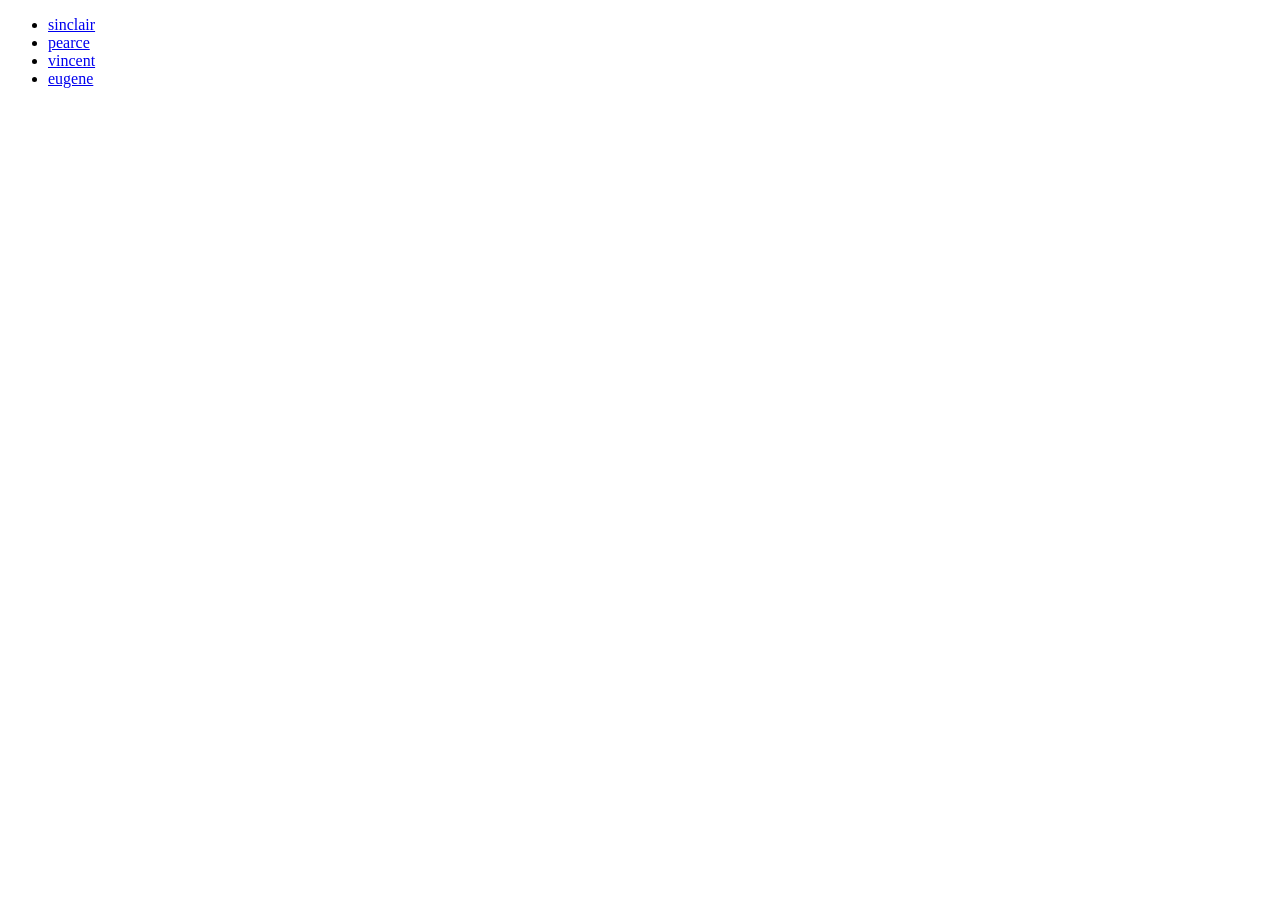
<file: index.html>
<!DOCTYPE html>
<html lang="en">
<head>
    <meta charset="UTF-8">
    <meta name="viewport" content="width=device-width, initial-scale=1.0">
    <title>Super Protofolio</title>
</head>
<body>
    <ul>
        <li><a href="./sinclair.html">sinclair</a></li>
        <li><a href="./pearce.html">pearce</a></li>
        <li><a href="./vincent.html">vincent</a></li>
        <li><a href="./eugene.html">eugene</a></li>
    </ul>
</body>
</html>
</file>
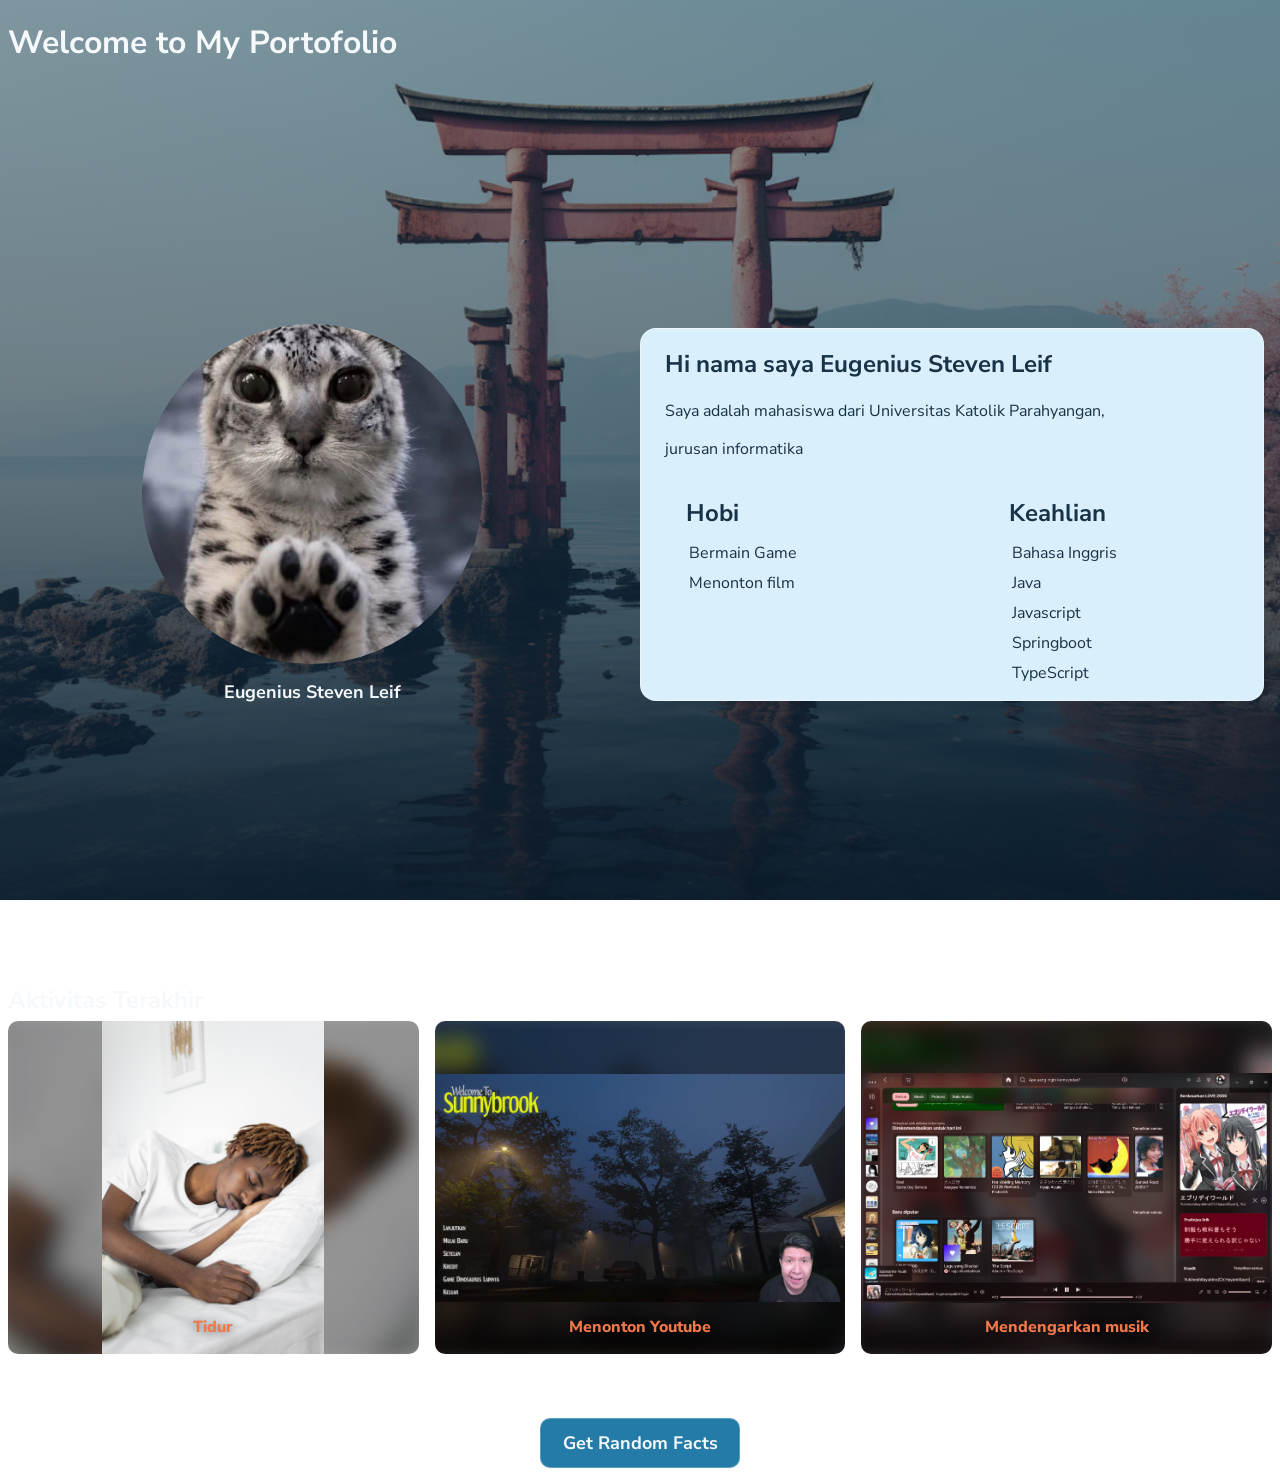
<file: eugene.html>
<!DOCTYPE html>
<html lang="id">
<head>
    <meta charset="UTF-8">
    <meta name="viewport" content="width=device-width, initial-scale=1.0">
    <link rel="stylesheet" href="./css/eugene.css">
    <script src="./js/eugene.js" defer></script>
    <script src="./js/factsData.js" defer></script>
    <title>Eugene Portofolio</title>
</head>
<body>
    <header>
        <h1 class="reveal">Welcome to My Portofolio</h1>
    </header>
    <section id="hero" class="reveal">
        <div class="hero-left">
            <div class="hero-img-container">
                <img src="./assets/leopard.webp" alt="leopard" class="hero-img">
                <span>Eugenius Steven Leif</span>
            </div>
        </div>

        <div class="hero-right">
            <h2>Hi nama saya Eugenius Steven Leif</h2>
            <p>Saya adalah mahasiswa dari Universitas Katolik Parahyangan, </p>
            <p>jurusan informatika</p>
            <div>
                <ul> 
                    <h2>Hobi</h2>
                    <li>Bermain Game</li>
                    <li>Menonton film</li>
                </ul>
                <ul> 
                    <h2>Keahlian</h2>
                    <li>Bahasa Inggris</li>
                    <li>Java</li>
                    <li>Javascript</li>
                    <li>Springboot</li>
                    <li>TypeScript</li>
                </ul>
            </div>
        </div>
    </section>

    <section id="activity-contents">
        <h2>Aktivitas Terakhir</h2>
        <div class="activity-grid">
            <div class="card reveal">
                <img class="background" src="./assets/sleep.jpg" alt="tidur">
                <img class="foreground" src="./assets/sleep.jpg" alt="tidur">
                <p>Tidur</p>
            </div>
            <div class="card reveal">
                <img class="background" src="./assets/windutbarusadar.png" alt="windah">
                <img class="foreground" src="./assets/windutbarusadar.png" alt="windah">
                <p>Menonton Youtube</p>
            </div>
            <div class="card reveal">
                <img class="background" src="./assets/spotify.png" alt="spotify">
                <img class="foreground" src="./assets/spotify.png" alt="spotify">
                <p>Mendengarkan musik</p>
            </div>
        </div>
    </section>

    <section id="interactions">
        <div class="facts-generator">
            <input id="generete-facts" class="reveal" type="button" value="Get Random Facts">
        </div>
    </section>
    
    <div class="modal">
        <div class="card">
            <span id="close">&times;</span>
            <h2>Facts</h2>
            <h4>Category: <span>Science</span></h4>
            <p>Text</p>
        </div>
    </div>
</body>
</html>
</file>
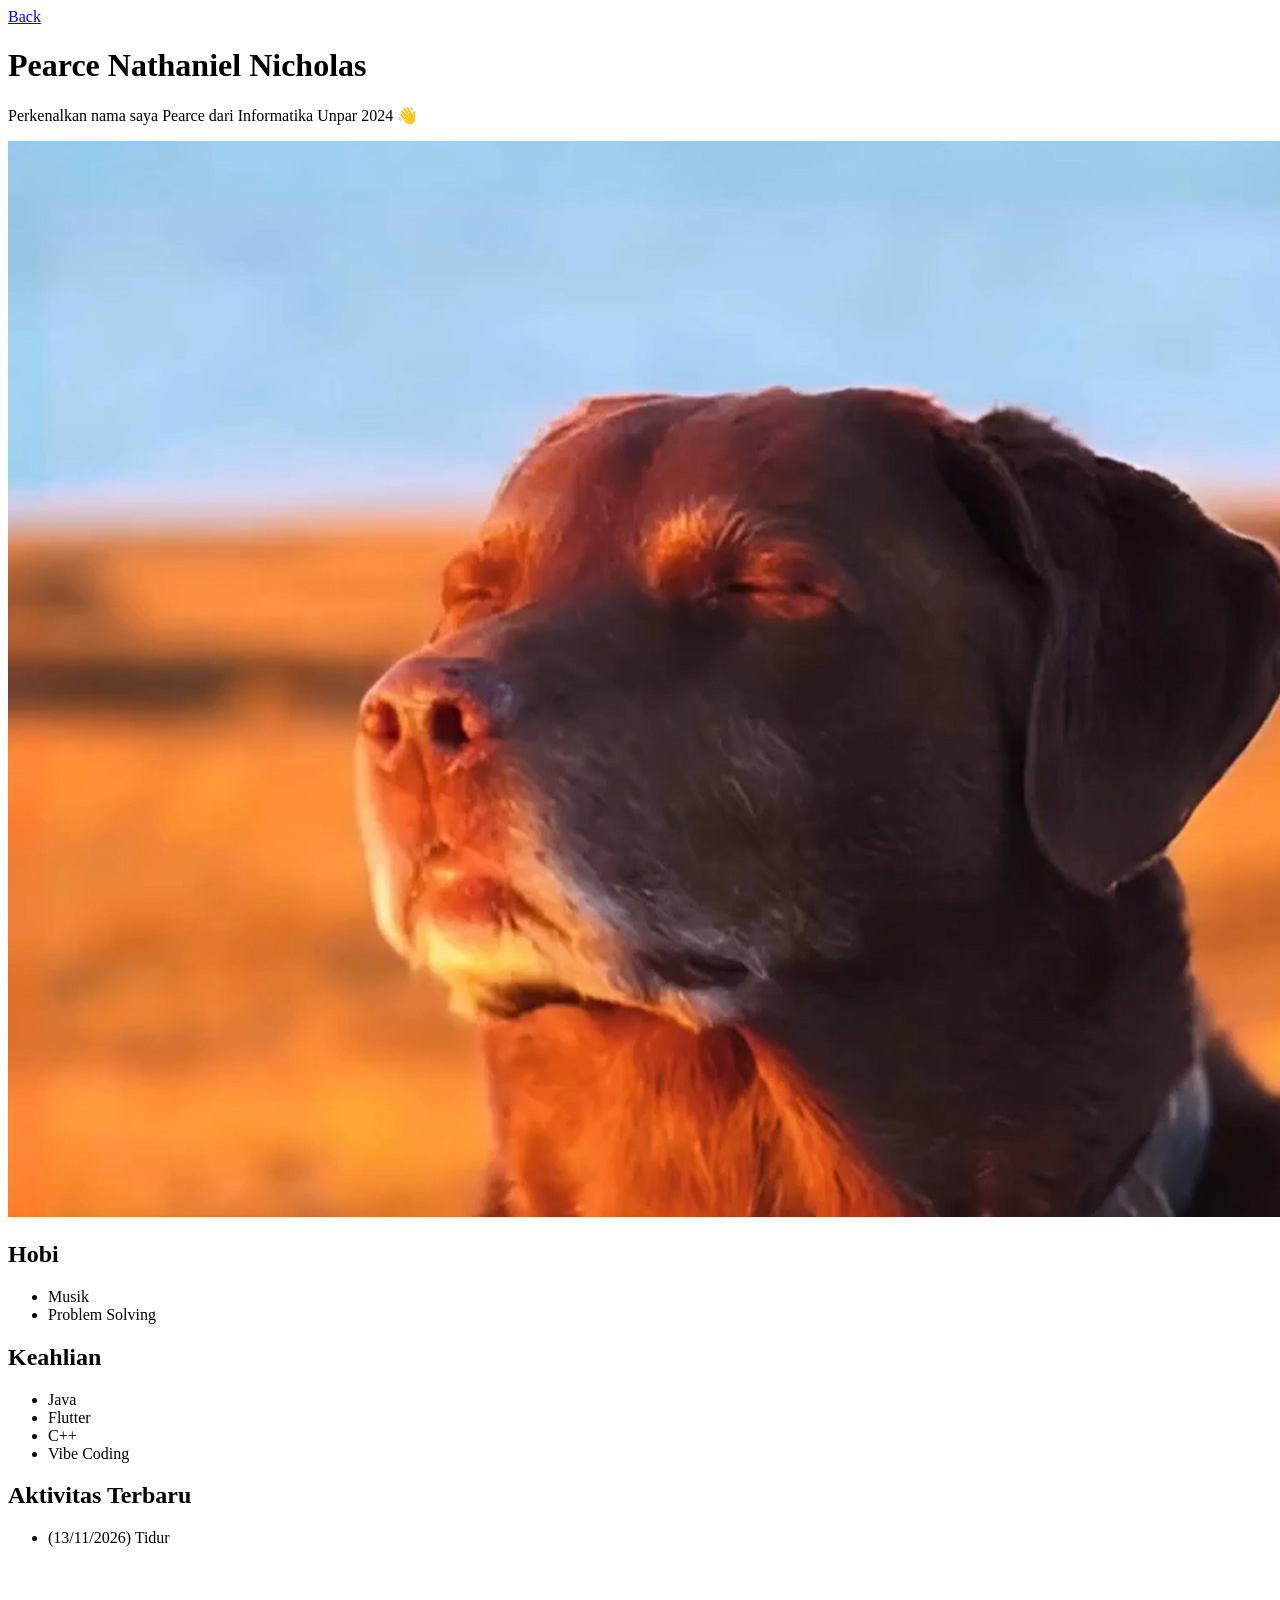
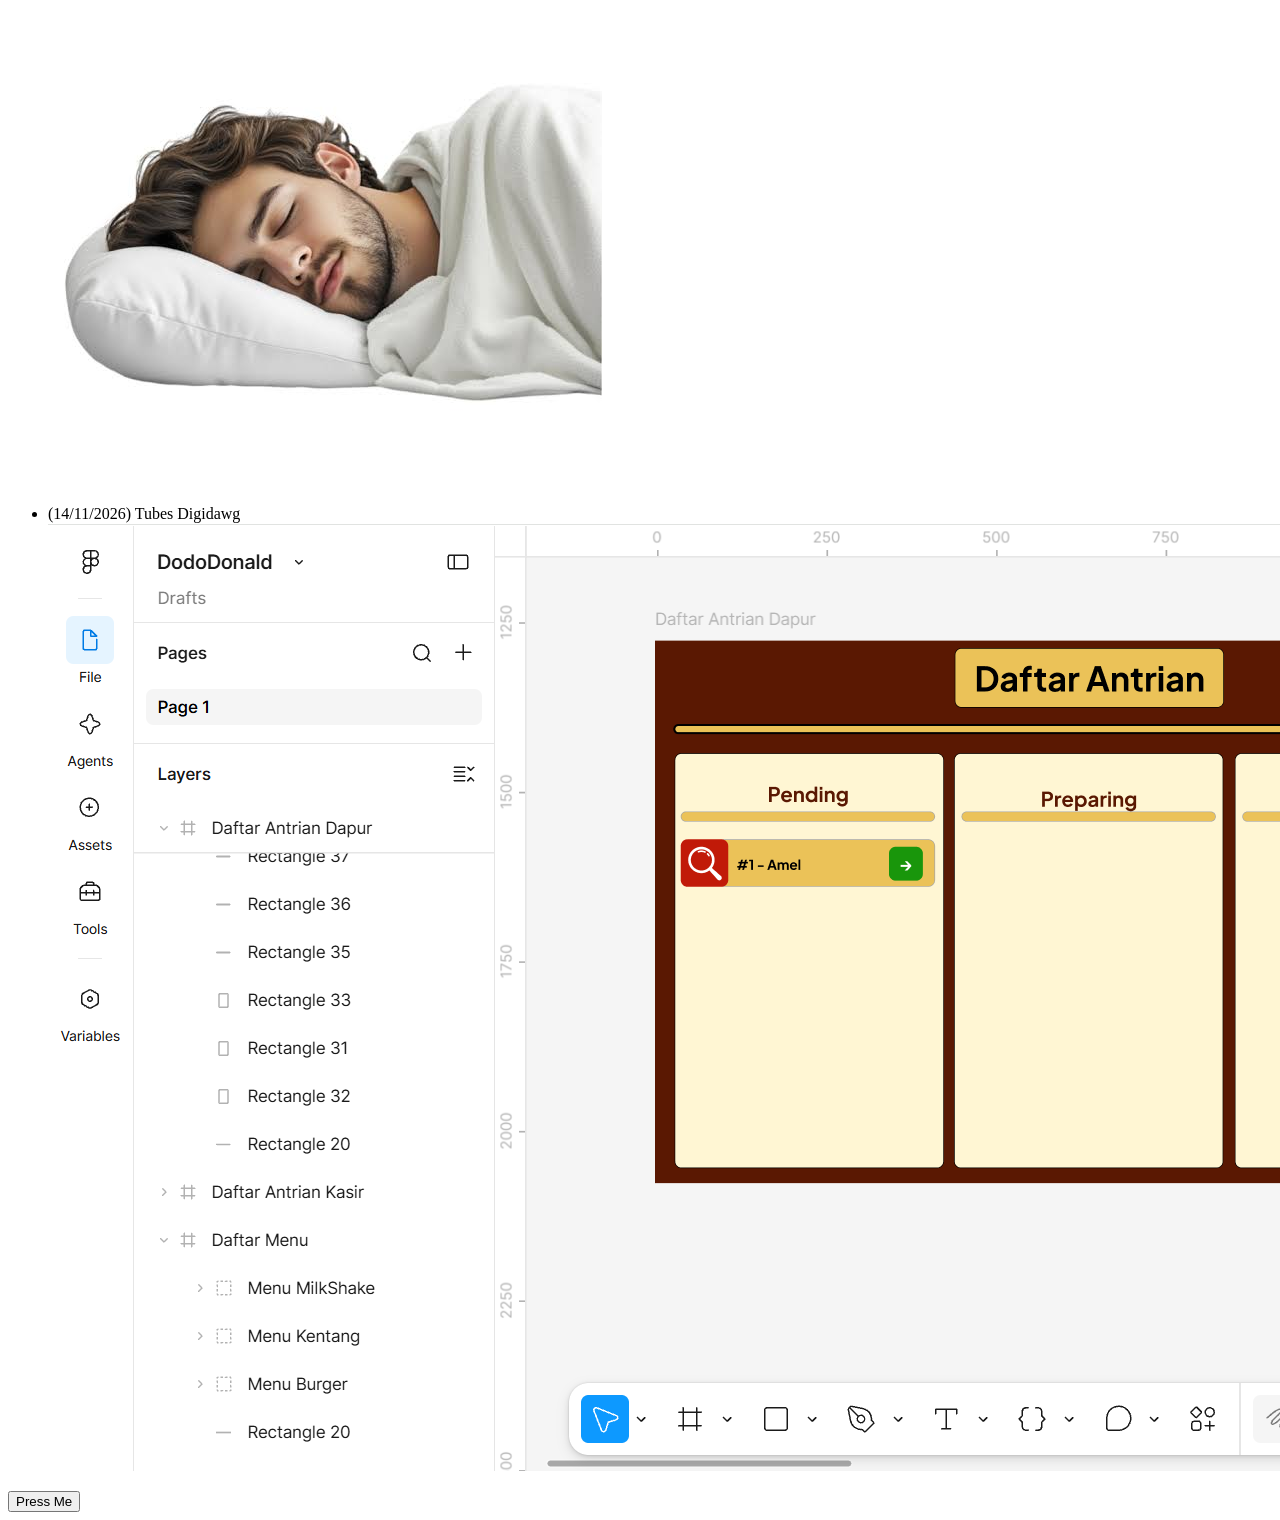
<file: pearce.html>
<!DOCTYPE html>

<html lang="en">

<head>
    <meta charset="UTF-8">
    <title>Protofolio Pearce</title>
    <script defer src="./script/script.js"></script>
</head>

<body>
    <div>
        <a href="./index.html">Back</a>
    </div>
    <div>
        <h1>Pearce Nathaniel Nicholas</h1>
        <p> Perkenalkan nama saya Pearce dari Informatika Unpar 2024 👋</p>
    </div>
    <div>
        <img src="./assets/Dog Meme.jpg">
    </div>
    <div>
        <div>
            <h2>Hobi</h2>
            <ul>
                <li>
                    Musik
                </li>
                <li>
                    Problem Solving
                </li>
            </ul>
        </div>
        <div>

            <h2>Keahlian</h2>
            <ul>
                <li>
                    Java
                </li>
                <li>
                    Flutter
                </li>
                <li>
                    C++
                </li>
                <li>
                    Vibe Coding
                </li>
            </ul>
        </div>
        <div>
            <h2>Aktivitas Terbaru</h2>
            <ul>
                <li>(13/11/2026) Tidur</li>
                <img src="./assets/Gambar Tidur.jpg">
                <li>(14/11/2026) Tubes Digidawg</li>
                <img src="./assets/Tubes Digidawg.png">
            </ul>
        </div>
        <div> 
            <button>Press Me</button>
        </div>
    </div>

</body>

</html>
</file>
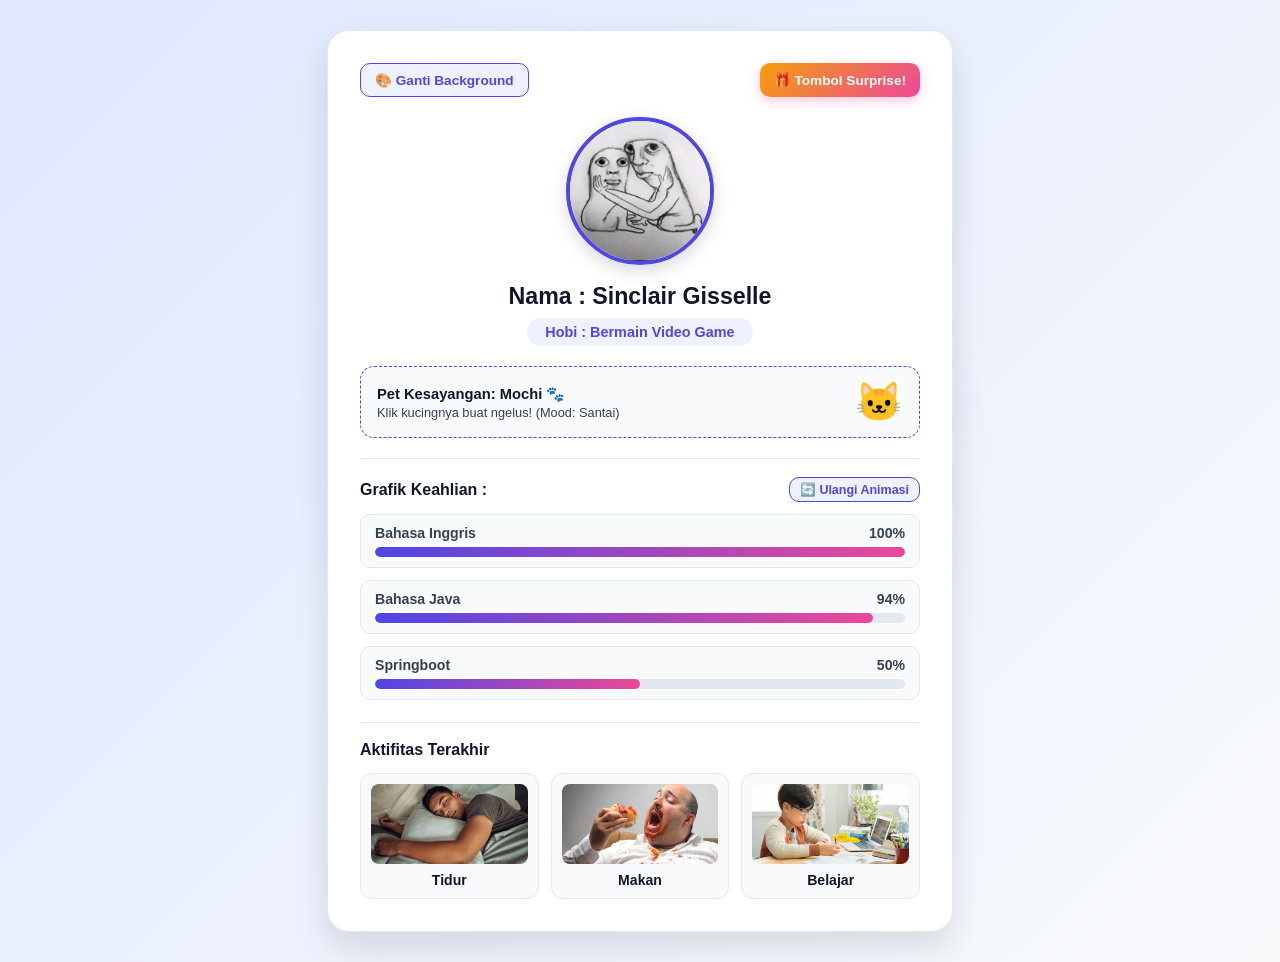
<file: sinclair.html>
<!DOCTYPE html>
<html lang="id">
<head>
    <meta charset="UTF-8">
    <meta name="viewport" content="width=device-width, initial-scale=1.0">
    <title>Sinclair Portofolio</title>
    <link rel = "stylesheet" href="css/csssinclair.css">
    <script src="js/sinclair.js" defer></script>

</head>
<body>
    <!-- Layer cahaya interaktif yang ngikutin posisi mouse -->
    <div class="bg-spotlight" id="bgSpotlight"></div>

    <div class="portfolio-card">
        <!-- Tombol-tombol interaksi di bagian atas -->
        <div class="top-controls">
            <button class="btn-action btn-theme" onclick="gantiTemaBackground()">🎨 Ganti Background</button>
            <button class="btn-action btn-surprise" onclick="bukaSurpriseModal()">🎁 Tombol Surprise!</button>
        </div>

        <ul class="profile-info">
            <li class="profile-name">Nama : Sinclair Gisselle</li>
            <li class="profile-pic-container"><img src="assets/ganteng.jpg" alt="Foto Profil" class="profile-pic"></li>
            <li class="profile-hobby">Hobi : Bermain Video Game</li>

            <!-- Fitur b: Animasi Pet-Pet Kesukaan -->
            <div class="pet-box" id="petContainer">
                <div>
                    <div style="font-weight: 700; font-size: 0.92rem;">Pet Kesayangan: Mochi 🐾</div>
                    <div id="petStatusText" style="font-size: 0.8rem; color: var(--text-sub); margin-top: 2px;">
                        Klik kucingnya buat ngelus! (Mood: Santai)
                    </div>
                </div>
                <div class="pet-avatar" id="petAvatar" onclick="elusPet()">🐱</div>
            </div>

            <!-- Fitur c: Grafik Skill dengan Persentase -->
            <li class="profile-skills">
                <div class="skills-header">
                    <span>Grafik Keahlian :</span>
                    <button class="btn-action btn-theme" style="padding: 4px 10px; font-size: 0.78rem;" onclick="animasiGrafikSkill()">🔄 Ulangi Animasi</button>
                </div>
                <ul class="skills-list" id="skillsContainer">
                    <li class="skill-item" data-percent="100">
                        <div class="skill-label-row">
                            <span>Bahasa Inggris</span>
                            <span class="skill-percent-text">0%</span>
                        </div>
                        <div class="progress-track"><div class="progress-fill"></div></div>
                    </li>
                    <li class="skill-item" data-percent="94">
                        <div class="skill-label-row">
                            <span>Bahasa Java</span>
                            <span class="skill-percent-text">0%</span>
                        </div>
                        <div class="progress-track"><div class="progress-fill"></div></div>
                    </li>
                    <li class="skill-item" data-percent="50">
                        <div class="skill-label-row">
                            <span>Springboot</span>
                            <span class="skill-percent-text">0%</span>
                        </div>
                        <div class="progress-track"><div class="progress-fill"></div></div>
                    </li>
                </ul>
            </li>
        </ul>

        <p class="section-title">Aktifitas Terakhir</p>
        <ol class="activity-list">
            <li class="activity-item">Tidur <img src="assets/tidurnyenyak.jpg" alt="Tidur" class="activity-img"></li>
            <li class="activity-item">Makan <img src="assets/orangmakan.jpg" alt="Makan" class="activity-img"></li>
            <li class="activity-item">Belajar <img src="assets/orangbelajar.jpg" alt="Belajar" class="activity-img"></li>
        </ol>
    </div>

    <!-- Fitur a: Pop-up Window Surprise Random -->
    <div class="modal-overlay" id="surpriseModal" onclick="tutupSurpriseModal(event)">
        <div class="modal-box">
            <div style="font-size: 2.5rem; margin-bottom: 10px;" id="surpriseEmoji">🎉</div>
            <h3 style="margin: 0 0 10px 0;">Fakta Rahasia Sinclair!</h3>
            <p id="surpriseText" style="font-size: 0.95rem; line-height: 1.5; color: var(--text-sub); margin-bottom: 20px;">
                Memuat kejutan...
            </p>
            <button class="btn-action btn-surprise" onclick="tutupSurpriseModal(event, true)">Tutup Kejutan ✨</button>
        </div>
    </div>
</body>
</html>
</file>
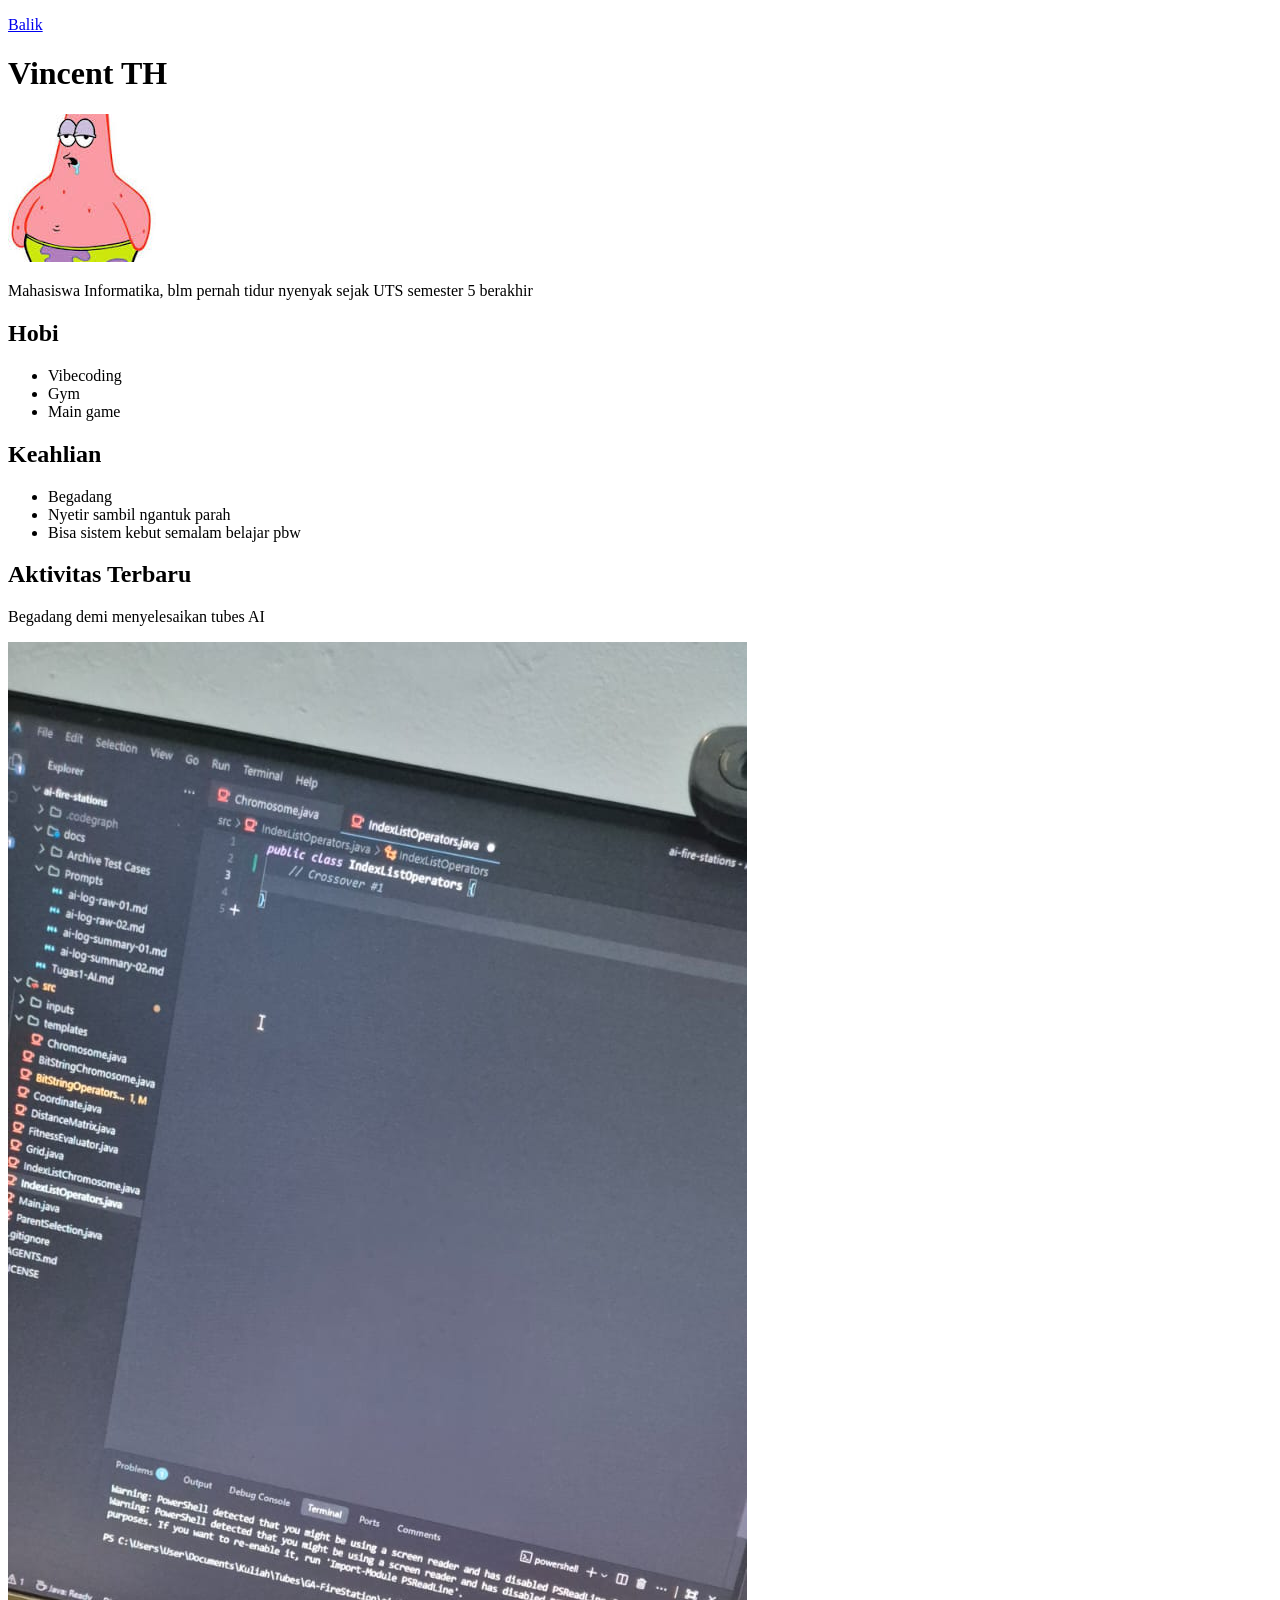
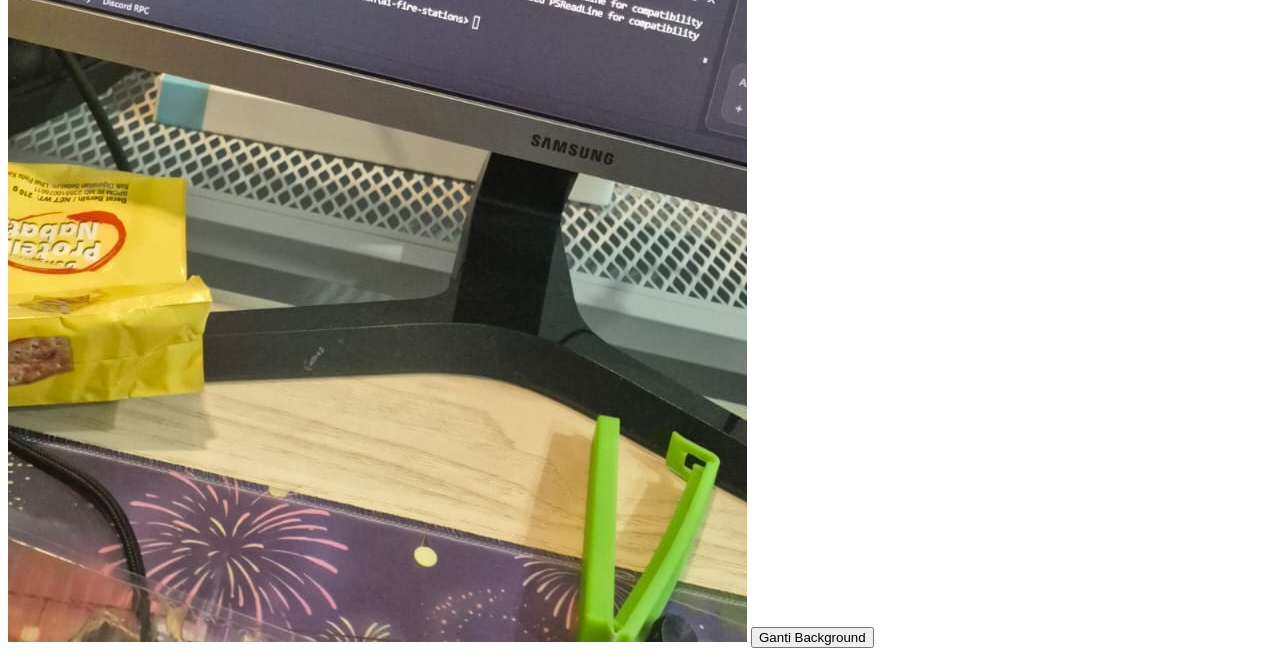
<file: vincent.html>
<!DOCTYPE html>
<html lang="id">
    <head>
        <meta charset="UTF-8"/>
        <title>Vincent - Portofolio</title>
        <style>
            /* Crop foto aktivitas terbaru jadi 1:1, ambil bagian atas */
            #aktivitas-img {
                aspect-ratio: 1 / 1;
                object-fit: cover;
                object-position: top center;
            }
        </style>
    </head>
    <body>
        <p><a href="index.html">Balik</a></p>
        <h1>Vincent TH</h1>
        <img src="assets/vincent.jpg"/>
        <p>Mahasiswa Informatika, blm pernah tidur nyenyak sejak UTS semester 5 berakhir</p>
        <h2>Hobi</h2>
        <ul>
            <li>Vibecoding</li>
            <li>Gym</li>
            <li>Main game</li>
        </ul>

        <h2>Keahlian</h2>
        <ul>
            <li>Begadang</li>
            <li>Nyetir sambil ngantuk parah</li>
            <li>Bisa sistem kebut semalam belajar pbw</li>
        </ul>
      
        <h2>Aktivitas Terbaru</h2>
        <p>Begadang demi menyelesaikan tubes AI</p>
        <img id="aktivitas-img" src="assets/vincentbegadang.jpg"/>

        <button id="petrig-btn">Ganti Background</button>

        <script>
            const petrigBtn = document.getElementById("petrig-btn");

            petrigBtn.addEventListener("click", function () {
                document.body.style.backgroundImage = "url('assets/petrig.jpg')";
                document.body.style.backgroundSize = "cover";
                document.body.style.backgroundPosition = "center";
                document.body.style.backgroundRepeat = "no-repeat";
                document.body.style.backgroundAttachment = "fixed";
            });
        </script>
    </body>
</html>
</file>
<file: css/eugene.css>
@import url(
    'https://fonts.googleapis.com/css2?family=Nunito+Sans:ital,opsz,wght@0,6..12,200..1000;1,6..12,200..1000&family=Playwrite+FR+Moderne:wght@100..400&display=swap'
);

:root {
    --background: #102A43;
    --cards: #D9EFFB;
    --card-text: #183247;
    --button: #247BA8;
    --button-hover: #1B668F;
    --text: #F5F9FC;
    --text-muted: #A9C5D8;
    --accent: #F0784B;
    --accent-hover: #FF956D;
    --border: #ffffff40;
}

*{
    font-family: "Nunito Sans";
    box-sizing: border-box;
}

body{
    margin: 0;
    min-height: 100vh;

    background:
        linear-gradient(
            to bottom,
            rgba(16, 42, 67, 0.38),
            rgba(16, 42, 67, 0.58),
            rgba(8, 25, 43, 0.85)
        ),
        url("../assets/background.png");

    background-size: cover;
    background-position: center;
    background-attachment: fixed;
    background-repeat: no-repeat;
}

ul{
    list-style: none;
}

header > h1,
section > h2{
    margin-left: .5rem;
    margin-bottom: 0;
    color: var(--text);
}

img{
    user-select: none;
    pointer-events: none;
}

input[type=button],
button{
    background-color: var(--button);
    color: var(--text);
    border: 1px solid var(--border);
    border-radius: 12px;
    transition: background-color 0.25s ease,
                transform 0.25s ease;

    cursor: pointer;
}

input[type=button]:hover,
button:hover {
    background-color: var(--button-hover);
    transform: translateY(-3px);
}

#hero{
    display: flex;
    align-items: center;
    gap: 1rem;
    height: 100vh;

    .hero-left{
        width: 50%;
        padding: 1rem;

        .hero-img-container{
            display: flex;
            justify-content: center;
            align-items: center;
            flex-direction: column;
            gap: 1rem;
            color: var(--text);
            font-size: large;
            font-weight: 700;

            .hero-img{
                width: 100%;
                max-width: 340px;
                height: 100%;
                max-height: 340px;
                object-fit: cover;
                aspect-ratio: 1/1;
                border-radius: 50%;
            }
        }
    }

    .hero-right{
        width: 50%;
        padding-left: 1.5rem;
        padding-right: 0;
        margin-right: 1rem;
        background-color: var(--cards);
        color: var(--card-text);
        border: 1px solid rgba(255,255,255,0.5);
        border-radius: 16px;

        > div{
            display: flex;
            gap: 3rem;

            > ul{
                display: inline-flex;
                flex-direction: column;
                width: 50%;
                padding-left: 1rem;
                row-gap: .5rem;

                >li{
                    padding-left: .5rem;
                }

                >h2{
                    margin: 5px;
                }
            }
        }   
    }
}

#activity-contents{
    padding-bottom: 1rem;

    > h2{
        margin-bottom: 5px;
    }
}

.activity-grid {
    display: grid;
    grid-template-columns: repeat(3, minmax(400px, 1fr));
    column-gap: 1rem;
    margin-left: .5rem;
    margin-right: .5rem;

    .card {
        width: 100%;
        height: 333px;
        overflow: hidden;
        border-radius: 10px;

        display: grid;
        grid-template-columns: minmax(0, 1fr);
        grid-template-rows: minmax(0, 1fr);

        img {
            grid-area: 1 / 1;
            width: 100%;
            height: 100%;
            min-width: 0;
            min-height: 0;
        }

        .background {
            object-fit: cover;
            filter: blur(10px) brightness(0.6);
            transform: scale(1.1);
        }

        .foreground {
            object-fit: contain;
            z-index: 1;
        }

        p {
            grid-area: 1 / 1;
            justify-self: center;
            align-self: end;
            z-index: 2;
            color: var(--accent);
            font-weight: 800;
            text-shadow: 0 2px 8px rgba(0,0,0,0.5);
        }
    }
}

#interactions{
    input{
        margin-top: 3rem;
    }
}

.facts-generator{
    display: flex;
    justify-content: center;
    align-items: center;
    padding-bottom: 1rem;
    > input{
        width: 200px;
        height: 50px;
        border-radius: 10px;
        color: var(--text);
        font-weight: 700;
        font-size: large;
    }
}

.modal{
    width: 100%;
    display: none;
    position: fixed;
    inset: 0;
    z-index: 1;
    background-color: rgba(0, 0, 0, 0.6);
    justify-content: center;
    align-items: center;
    
    &.active{
        display: inline-flex;
    }

    .card{
        width: 50%;
        height: 50%;
        background-color: var(--cards);
        padding: 1rem;
        border-radius: 10px;
        display: flex;
        flex-direction: column;

        > #close{
            align-self: flex-end;
            font-weight: 700;
            color: var(--text);
            font-size: 30px;
            cursor: pointer;
            color: var(--accent);
        
            &:hover{
                color: var(--accent-hover);
            }
        }

        h2, h4{
            margin-bottom: 0;
        }

        > p{
            text-wrap-mode: wrap;
        }
    }
}

.reveal{
    opacity: 0;
    transform: translateY(50px);

    transition: all 0.8s ease;
    &.show{
        opacity: 1;
        transform: translateY(0);
    }
}
</file>
<file: css/csssinclair.css>
/* Variabel warna default (Tema Daylight) */
        :root {
            --bg-gradient: linear-gradient(135deg, #e0e7ff 0%, #f8fafc 100%);
            --card-bg: #ffffff;
            --text-main: #0f172a;
            --text-sub: #334155;
            --accent: #4f46e5;
            --accent-soft: #eef2ff;
            --border-color: #e2e8f0;
            --subcard-bg: #f8fafc;
            --spotlight-color: rgba(79, 70, 229, 0.14);
        }

        /* Tema 2: Midnight Gamer Mode */
        body.theme-gamer {
            --bg-gradient: linear-gradient(135deg, #0f172a 0%, #1e1b4b 100%);
            --card-bg: #1e293b;
            --text-main: #f8fafc;
            --text-sub: #cbd5e1;
            --accent: #38bdf8;
            --accent-soft: rgba(56, 189, 248, 0.15);
            --border-color: #334155;
            --subcard-bg: #0f172a;
            --spotlight-color: rgba(56, 189, 248, 0.18);
        }

        /* Tema 3: Night-Wind Mystical (Ala Citlali) */
        body.theme-mystic {
            --bg-gradient: linear-gradient(135deg, #f3e8ff 0%, #fce7f3 100%);
            --card-bg: #ffffff;
            --text-main: #3b0764;
            --text-sub: #6b21a8;
            --accent: #9333ea;
            --accent-soft: #f3e8ff;
            --border-color: #e9d5ff;
            --subcard-bg: #faf5ff;
            --spotlight-color: rgba(147, 51, 234, 0.15);
        }

        body {
            font-family: 'Segoe UI', Tahoma, Geneva, Verdana, sans-serif;
            background: var(--bg-gradient);
            color: var(--text-main);
            margin: 0;
            padding: 30px 15px;
            min-height: 100vh;
            display: flex;
            justify-content: center;
            align-items: center;
            box-sizing: border-box;
            transition: background 0.4s ease, color 0.3s ease;
            position: relative;
            overflow-x: hidden;
        }

        /* Efek cahaya interaktif yang ngikutin gerakan mouse di background */
        .bg-spotlight {
            position: fixed;
            top: 0;
            left: 0;
            width: 100vw;
            height: 100vh;
            pointer-events: none;
            background: radial-gradient(500px circle at var(--x, 50%) var(--y, 50%), var(--spotlight-color), transparent 70%);
            z-index: 0;
        }

        /* Kartu utama portofolio */
        .portfolio-card {
            background-color: var(--card-bg);
            width: 100%;
            max-width: 560px;
            padding: 32px;
            border-radius: 22px;
            box-shadow: 0 15px 35px rgba(0, 0, 0, 0.12);
            border: 1px solid var(--border-color);
            position: relative;
            z-index: 1;
            transition: background-color 0.3s ease, border-color 0.3s ease;
        }

        /* Baris tombol kontrol atas (Ganti Background & Tombol Surprise) */
        .top-controls {
            display: flex;
            justify-content: space-between;
            gap: 10px;
            margin-bottom: 20px;
        }

        .btn-action {
            border: none;
            padding: 8px 14px;
            border-radius: 10px;
            font-size: 0.85rem;
            font-weight: 600;
            cursor: pointer;
            transition: transform 0.2s ease, opacity 0.2s ease;
        }

        .btn-action:hover {
            transform: translateY(-2px);
        }

        .btn-theme {
            background-color: var(--accent-soft);
            color: var(--accent);
            border: 1px solid var(--accent);
        }

        .btn-surprise {
            background: linear-gradient(135deg, #f59e0b, #ec4899);
            color: #ffffff;
            box-shadow: 0 4px 12px rgba(236, 72, 153, 0.3);
        }

        /* Susunan info profil utama */
        .profile-info {
            list-style: none;
            padding: 0;
            margin: 0;
            display: flex;
            flex-direction: column;
            align-items: center;
        }

        .profile-pic-container {
            order: -1;
            margin-bottom: 14px;
        }

        .profile-pic {
            width: 140px;
            height: 140px;
            border-radius: 50%;
            object-fit: cover;
            border: 4px solid var(--accent);
            box-shadow: 0 6px 18px rgba(0, 0, 0, 0.15);
            transition: transform 0.3s ease;
        }

        .profile-pic:hover {
            transform: scale(1.06) rotate(2deg);
        }

        .profile-name {
            font-size: 1.45rem;
            font-weight: 700;
            margin-bottom: 8px;
            text-align: center;
        }

        .profile-hobby {
            background-color: var(--accent-soft);
            color: var(--accent);
            font-size: 0.9rem;
            font-weight: 600;
            padding: 6px 18px;
            border-radius: 999px;
            margin-bottom: 20px;
        }

        /* Kotak Widget Pet Interaktif */
        .pet-box {
            width: 100%;
            background-color: var(--subcard-bg);
            border: 1px dashed var(--accent);
            border-radius: 14px;
            padding: 12px 16px;
            margin-bottom: 20px;
            display: flex;
            align-items: center;
            justify-content: space-between;
            box-sizing: border-box;
            position: relative;
        }

        .pet-avatar {
            font-size: 2.4rem;
            cursor: pointer;
            user-select: none;
            transition: transform 0.2s ease;
            display: inline-block;
        }

        /* Animasi melompat saat pet diklik */
        @keyframes petJump {
            0% { transform: translateY(0) scale(1); }
            40% { transform: translateY(-14px) scale(1.2); }
            70% { transform: translateY(2px) scale(0.95); }
            100% { transform: translateY(0) scale(1); }
        }

        .pet-jump-anim {
            animation: petJump 0.45s ease;
        }

        /* Partikel hati melayang saat pet di-elus */
        .floating-heart {
            position: absolute;
            font-size: 1.1rem;
            pointer-events: none;
            animation: floatUp 0.9s ease-out forwards;
        }

        @keyframes floatUp {
            0% { opacity: 1; transform: translateY(0) scale(0.8); }
            100% { opacity: 0; transform: translateY(-35px) scale(1.3); }
        }

        /* Bagian Keahlian & Grafik Persentase */
        .profile-skills {
            width: 100%;
            border-top: 1px solid var(--border-color);
            padding-top: 18px;
            font-weight: 700;
        }

        .skills-header {
            display: flex;
            justify-content: space-between;
            align-items: center;
            margin-bottom: 12px;
        }

        .skills-list {
            list-style: none;
            padding: 0;
            margin: 0;
            display: flex;
            flex-direction: column;
            gap: 12px;
        }

        .skill-item {
            background-color: var(--subcard-bg);
            padding: 10px 14px;
            border-radius: 10px;
            border: 1px solid var(--border-color);
        }

        .skill-label-row {
            display: flex;
            justify-content: space-between;
            font-size: 0.88rem;
            margin-bottom: 6px;
            color: var(--text-sub);
        }

        .progress-track {
            width: 100%;
            height: 10px;
            background-color: var(--border-color);
            border-radius: 999px;
            overflow: hidden;
        }

        .progress-fill {
            height: 100%;
            width: 0%; /* Mulai dari 0%, nanti diisi oleh JavaScript */
            background: linear-gradient(90deg, var(--accent), #ec4899);
            border-radius: 999px;
            transition: width 1s cubic-bezier(0.22, 1, 0.36, 1);
        }

        /* Bagian Aktivitas Terakhir */
        .section-title {
            border-top: 1px solid var(--border-color);
            padding-top: 18px;
            margin: 22px 0 14px 0;
            font-weight: 700;
            font-size: 1rem;
        }

        .activity-list {
            list-style: none;
            padding: 0;
            margin: 0;
            display: grid;
            grid-template-columns: repeat(3, 1fr);
            gap: 12px;
        }

        .activity-item {
            background-color: var(--subcard-bg);
            border: 1px solid var(--border-color);
            border-radius: 12px;
            padding: 10px;
            display: flex;
            flex-direction: column-reverse;
            align-items: center;
            text-align: center;
            font-size: 0.88rem;
            font-weight: 600;
            transition: transform 0.2s ease;
        }

        .activity-item:hover {
            transform: translateY(-3px);
        }

        .activity-img {
            width: 100%;
            height: 80px;
            object-fit: cover;
            border-radius: 8px;
            margin-bottom: 8px;
        }

        /* Desain Pop-up Modal Surprise */
        .modal-overlay {
            position: fixed;
            top: 0;
            left: 0;
            width: 100%;
            height: 100%;
            background: rgba(15, 23, 42, 0.6);
            backdrop-filter: blur(4px);
            display: none;
            justify-content: center;
            align-items: center;
            z-index: 99;
            padding: 15px;
        }

        .modal-box {
            background-color: var(--card-bg);
            color: var(--text-main);
            max-width: 380px;
            width: 100%;
            padding: 26px;
            border-radius: 18px;
            text-align: center;
            box-shadow: 0 20px 40px rgba(0, 0, 0, 0.25);
            border: 2px solid var(--accent);
            animation: popIn 0.25s ease-out;
        }

        @keyframes popIn {
            from { transform: scale(0.85); opacity: 0; }
            to { transform: scale(1); opacity: 1; }
        }
</file>
